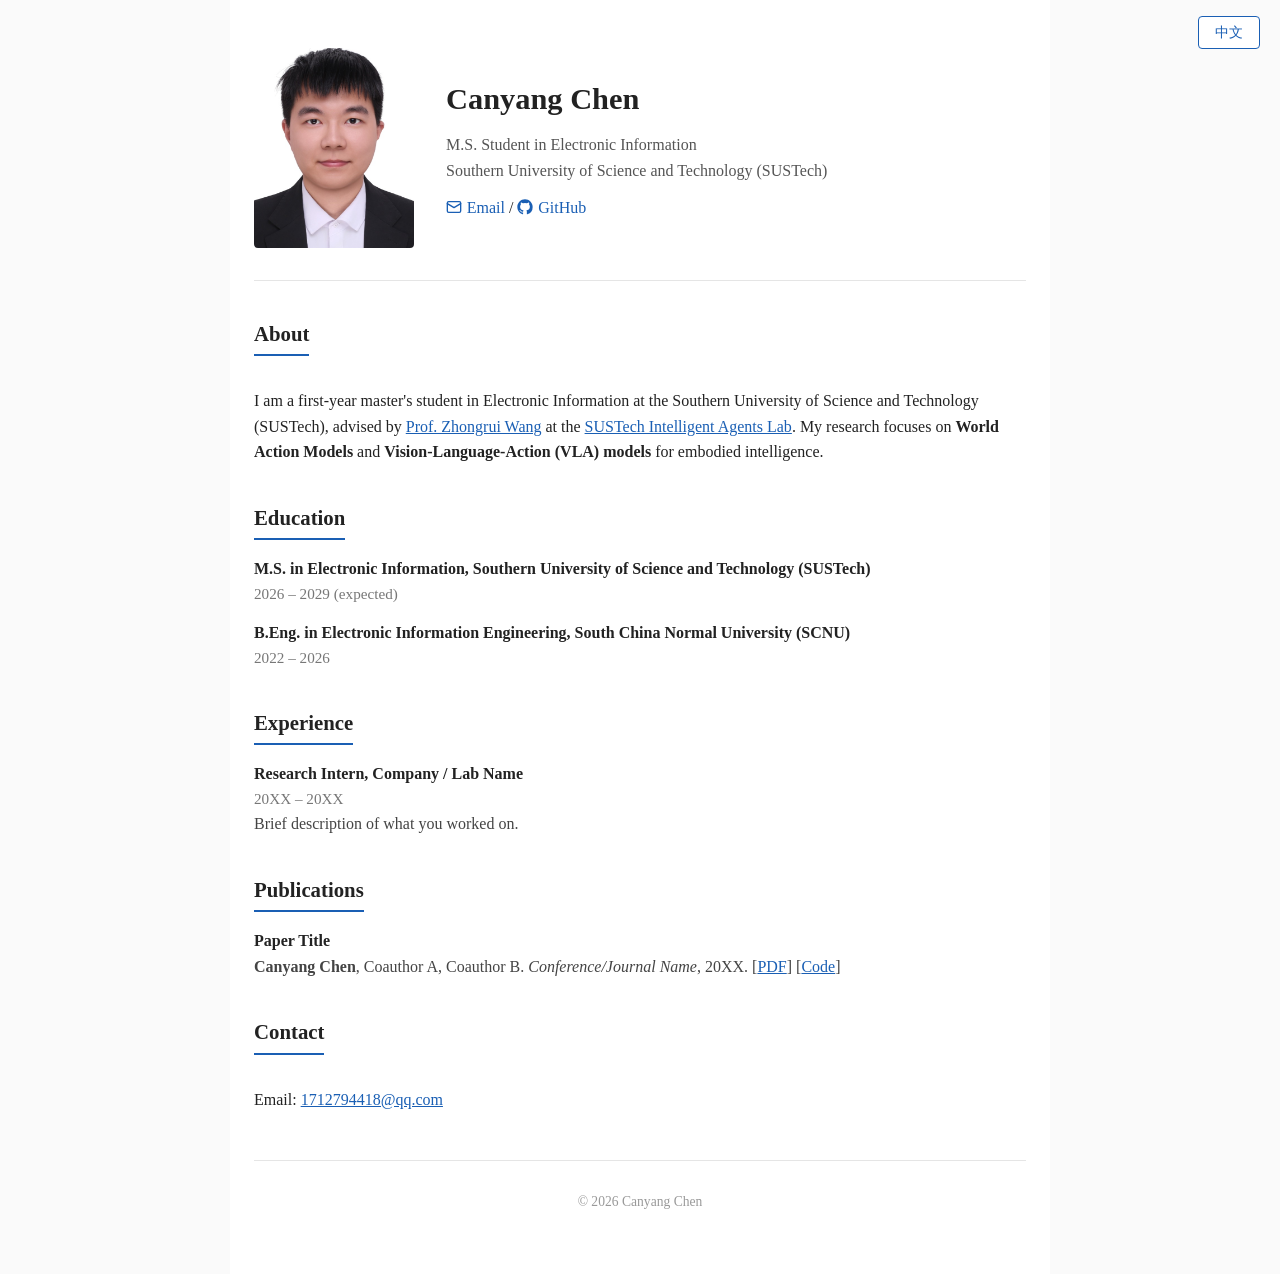
<file: index.html>
<!DOCTYPE html>
<html lang="en">
<head>
  <meta charset="UTF-8">
  <meta name="viewport" content="width=device-width, initial-scale=1.0">
  <title>Canyang Chen</title>
  <meta name="description" content="Personal academic website of Canyang Chen.">
  <link rel="stylesheet" href="style.css?v=3">
</head>
<body>
  <button id="lang-toggle" type="button" aria-label="Switch language">中文</button>

  <div class="container">
    <header>
      <img class="profile" src="assets/profile.jpg" alt="Canyang Chen">
      <div class="intro">
        <h1>
          <span class="lang-en">Canyang Chen</span><span class="lang-zh">陈灿阳</span>
        </h1>
        <p class="affiliation">
          <span class="lang-en">M.S. Student in Electronic Information<br>
          Southern University of Science and Technology (SUSTech)</span>
          <span class="lang-zh">电子信息专业 硕士研究生<br>
          南方科技大学</span>
        </p>
        <nav class="links">
          <a href="mailto:1712794418@qq.com"><svg class="icon" viewBox="0 0 24 24" fill="none" stroke="currentColor" stroke-width="2" stroke-linecap="round" stroke-linejoin="round" aria-hidden="true"><rect x="2" y="4" width="20" height="16" rx="2"/><path d="m22 7-10 6L2 7"/></svg>Email</a> /
          <a href="https://github.com/CCY-Dean" target="_blank" rel="noopener"><svg class="icon" viewBox="0 0 24 24" fill="currentColor" aria-hidden="true"><path d="M12 .5C5.65.5.5 5.65.5 12c0 5.08 3.29 9.39 7.86 10.91.58.11.79-.25.79-.55 0-.27-.01-1.17-.02-2.12-3.2.7-3.87-1.36-3.87-1.36-.52-1.33-1.28-1.68-1.28-1.68-1.04-.71.08-.7.08-.7 1.15.08 1.76 1.18 1.76 1.18 1.03 1.76 2.69 1.25 3.35.96.1-.75.4-1.25.72-1.54-2.55-.29-5.23-1.28-5.23-5.68 0-1.26.45-2.28 1.18-3.09-.12-.29-.51-1.46.11-3.04 0 0 .96-.31 3.15 1.18a10.9 10.9 0 0 1 5.74 0c2.19-1.49 3.15-1.18 3.15-1.18.62 1.58.23 2.75.11 3.04.74.81 1.18 1.83 1.18 3.09 0 4.41-2.69 5.38-5.25 5.67.41.35.77 1.05.77 2.12 0 1.53-.01 2.76-.01 3.14 0 .3.2.67.8.55A11.51 11.51 0 0 0 23.5 12C23.5 5.65 18.35.5 12 .5z"/></svg>GitHub</a>
        </nav>
      </div>
    </header>

    <main>
      <section id="about">
        <h2><span class="lang-en">About</span><span class="lang-zh">关于我</span></h2>
        <p>
          <span class="lang-en">I am a first-year master's student in Electronic Information at the
          Southern University of Science and Technology (SUSTech), advised by
          <a href="https://web.ial-cvmi.com/" target="_blank" rel="noopener">Prof. Zhongrui Wang</a>
          at the <a href="https://web.ial-cvmi.com/" target="_blank" rel="noopener">SUSTech Intelligent Agents Lab</a>.
          My research focuses on
          <strong>World Action Models</strong> and <strong>Vision-Language-Action (VLA) models</strong>
          for embodied intelligence.</span>
          <span class="lang-zh">我是南方科技大学电子信息专业的一年级硕士生，师从
          <a href="https://web.ial-cvmi.com/" target="_blank" rel="noopener">Zhongrui Wang 教授</a>，
          所在课题组为<a href="https://web.ial-cvmi.com/" target="_blank" rel="noopener">南科大智能体实验室（SUSTech Intelligent Agents Lab）</a>。
          研究方向为面向具身智能的<strong>世界动作模型（World Action Model）</strong>和
          <strong>视觉-语言-动作模型（VLA）</strong>。</span>
        </p>
      </section>

      <section id="education">
        <h2><span class="lang-en">Education</span><span class="lang-zh">教育经历</span></h2>
        <ul class="item-list">
          <li>
            <span class="item-title">
              <span class="lang-en">M.S. in Electronic Information, Southern University of Science and Technology (SUSTech)</span>
              <span class="lang-zh">南方科技大学，电子信息专业，硕士</span>
            </span>
            <span class="item-date">
              <span class="lang-en">2026 – 2029 (expected)</span>
              <span class="lang-zh">2026 – 2029（预计）</span>
            </span>
          </li>
          <li>
            <span class="item-title">
              <span class="lang-en">B.Eng. in Electronic Information Engineering, South China Normal University (SCNU)</span>
              <span class="lang-zh">华南师范大学，电子信息工程专业，本科</span>
            </span>
            <span class="item-date">2022 – 2026</span>
          </li>
        </ul>
      </section>

      <section id="experience">
        <h2><span class="lang-en">Experience</span><span class="lang-zh">实习经历</span></h2>
        <ul class="item-list">
          <!-- TODO: add internships; duplicate this block for each position -->
          <li>
            <span class="item-title">
              <span class="lang-en">Research Intern, Company / Lab Name</span>
              <span class="lang-zh">公司 / 实验室名称，研究实习生</span>
            </span>
            <span class="item-date">20XX – 20XX</span>
            <span class="item-desc">
              <span class="lang-en">Brief description of what you worked on.</span>
              <span class="lang-zh">简要描述实习期间的工作内容。</span>
            </span>
          </li>
        </ul>
      </section>

      <section id="publications">
        <h2><span class="lang-en">Publications</span><span class="lang-zh">论文发表</span></h2>
        <ul class="item-list">
          <!-- TODO: add publications; duplicate this block for each paper -->
          <li>
            <span class="item-title">Paper Title</span>
            <span class="item-desc"><strong>Canyang Chen</strong>, Coauthor A, Coauthor B.
            <em>Conference/Journal Name</em>, 20XX.
            [<a href="#">PDF</a>] [<a href="#">Code</a>]</span>
          </li>
        </ul>
      </section>

      <section id="contact">
        <h2><span class="lang-en">Contact</span><span class="lang-zh">联系方式</span></h2>
        <p>Email: <a href="mailto:1712794418@qq.com">1712794418@qq.com</a></p>
      </section>
    </main>

    <footer>
      <p>&copy; 2026 Canyang Chen</p>
    </footer>
  </div>

  <script>
    const btn = document.getElementById('lang-toggle');
    const apply = (lang) => {
      document.body.classList.toggle('zh', lang === 'zh');
      document.documentElement.lang = lang === 'zh' ? 'zh-CN' : 'en';
      btn.textContent = lang === 'zh' ? 'EN' : '中文';
    };
    btn.addEventListener('click', () => {
      apply(document.body.classList.contains('zh') ? 'en' : 'zh');
    });
    apply('en');
  </script>
</body>
</html>
</file>
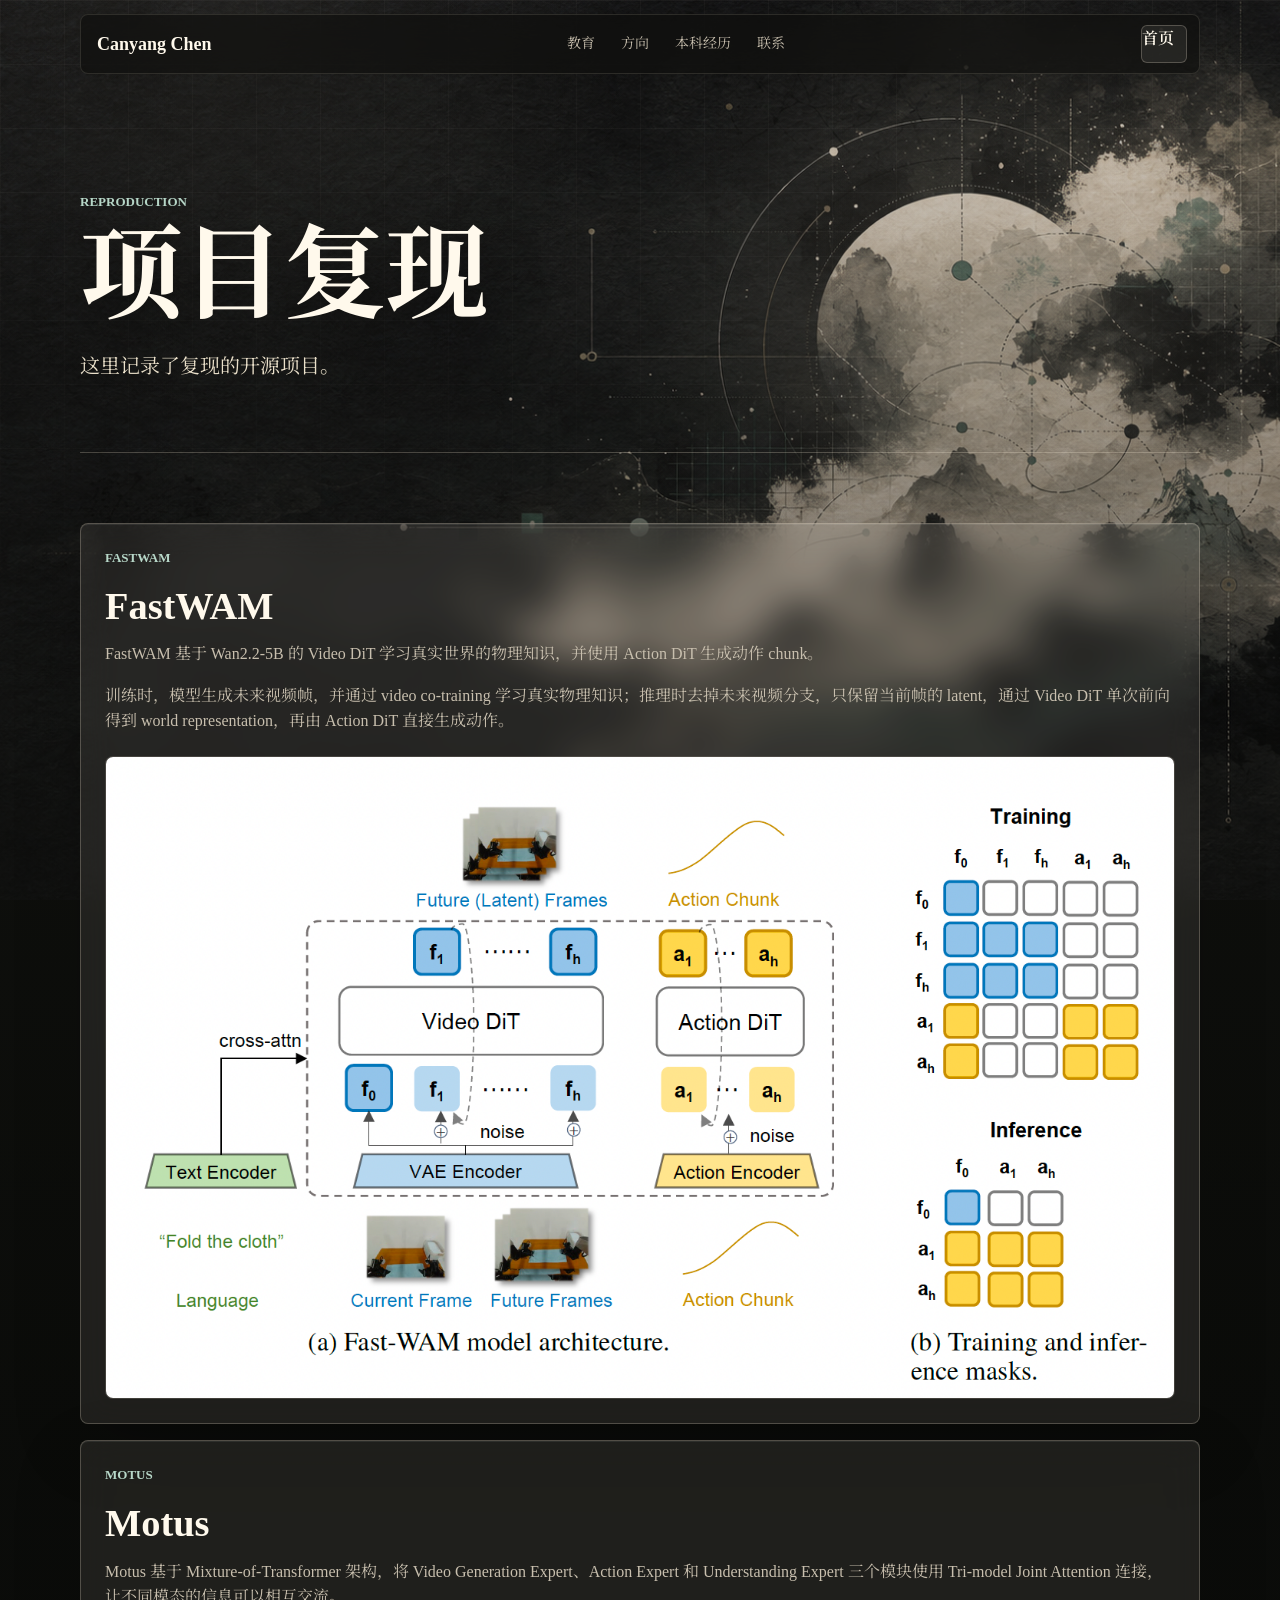
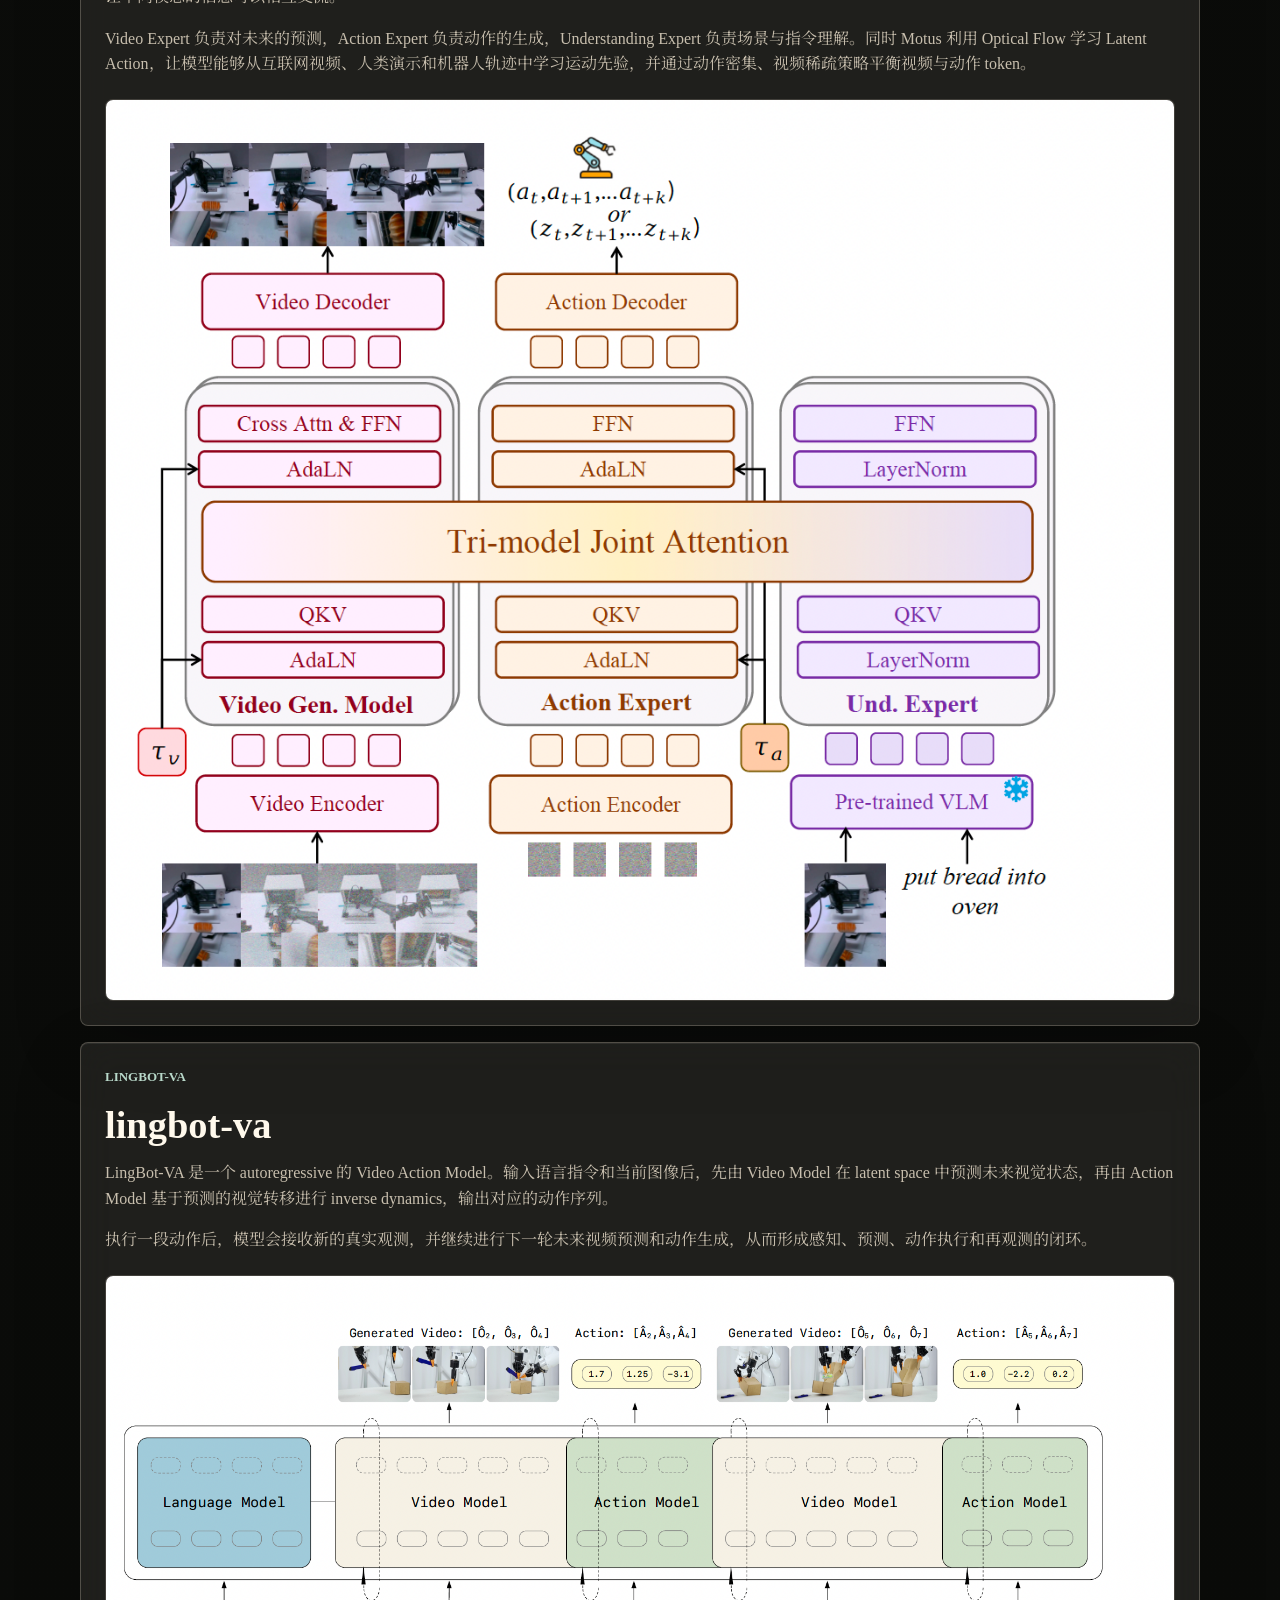
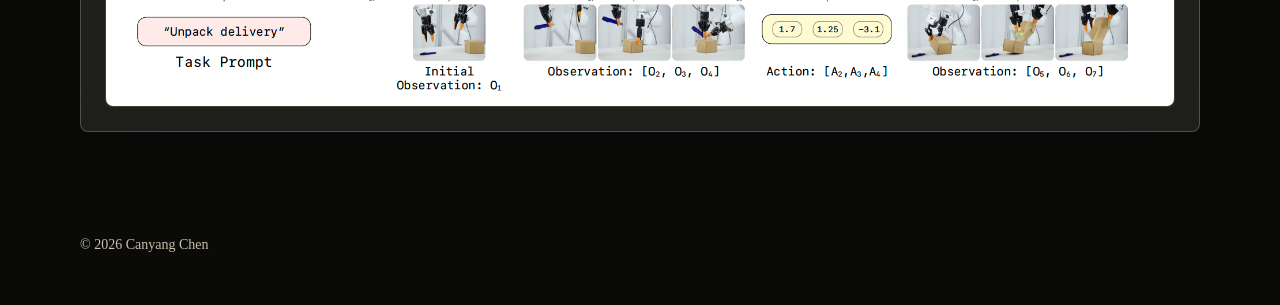
<file: projects.html>
<!doctype html>
<html lang="zh-CN">
  <head>
    <meta charset="UTF-8" />
    <meta name="viewport" content="width=device-width, initial-scale=1.0" />
    <meta
      name="description"
      content="陈灿阳的项目复现记录：FastWAM、Motus、lingbot-va。"
    />
    <title>项目复现 - Canyang Chen</title>
    <link rel="preconnect" href="https://fonts.googleapis.com" />
    <link rel="preconnect" href="https://fonts.gstatic.com" crossorigin />
    <link
      href="https://fonts.googleapis.com/css2?family=Noto+Serif+SC:wght@400;500;600;700&display=swap"
      rel="stylesheet"
    />
    <link rel="stylesheet" href="styles.css?v=compact-20260616" />
  </head>
  <body>
    <header class="site-header" aria-label="Primary navigation">
      <a class="brand" href="index.html">Canyang Chen</a>
      <nav class="nav-links" aria-label="Section navigation">
        <a href="index.html#education">教育</a>
        <a href="index.html#research">方向</a>
        <a href="undergraduate.html">本科经历</a>
        <a href="index.html#contact">联系</a>
      </nav>
      <a class="lang-toggle" href="index.html">首页</a>
    </header>

    <main class="page-main">
      <section class="subpage-hero">
        <p class="section-kicker">Reproduction</p>
        <h1>项目复现</h1>
        <p>
          这里记录了复现的开源项目。
        </p>
      </section>

      <section class="section page-section">
        <div class="project-grid">
          <article class="project-card">
            <p class="year">FastWAM</p>
            <h2>FastWAM</h2>
            <p>
              FastWAM 基于 Wan2.2-5B 的 Video DiT 学习真实世界的物理知识，并使用 Action DiT 生成动作 chunk。
            </p>
            <p>
              训练时，模型生成未来视频帧，并通过 video co-training 学习真实物理知识；推理时去掉未来视频分支，只保留当前帧的 latent，通过 Video DiT 单次前向得到 world representation，再由 Action DiT 直接生成动作。
            </p>
            <figure class="project-figure">
              <img src="assets/images/FastWAM.png" alt="FastWAM architecture diagram" />
            </figure>
          </article>

          <article class="project-card">
            <p class="year">Motus</p>
            <h2>Motus</h2>
            <p>
              Motus 基于 Mixture-of-Transformer 架构，将 Video Generation Expert、Action Expert 和 Understanding Expert 三个模块使用 Tri-model Joint Attention 连接，让不同模态的信息可以相互交流。
            </p>
            <p>
              Video Expert 负责对未来的预测，Action Expert 负责动作的生成，Understanding Expert 负责场景与指令理解。同时 Motus 利用 Optical Flow 学习 Latent Action，让模型能够从互联网视频、人类演示和机器人轨迹中学习运动先验，并通过动作密集、视频稀疏策略平衡视频与动作 token。
            </p>
            <figure class="project-figure">
              <img src="assets/images/Motus.png" alt="Motus architecture diagram" />
            </figure>
          </article>

          <article class="project-card">
            <p class="year">lingbot-va</p>
            <h2>lingbot-va</h2>
            <p>
              LingBot-VA 是一个 autoregressive 的 Video Action Model。输入语言指令和当前图像后，先由 Video Model 在 latent space 中预测未来视觉状态，再由 Action Model 基于预测的视觉转移进行 inverse dynamics，输出对应的动作序列。
            </p>
            <p>
              执行一段动作后，模型会接收新的真实观测，并继续进行下一轮未来视频预测和动作生成，从而形成感知、预测、动作执行和再观测的闭环。
            </p>
            <figure class="project-figure">
              <img src="assets/images/lingbot-va.png" alt="LingBot-VA architecture diagram" />
            </figure>
          </article>
        </div>
      </section>
    </main>

    <footer class="site-footer">
      <span>© 2026 Canyang Chen</span>
    </footer>
  </body>
</html>
</file>
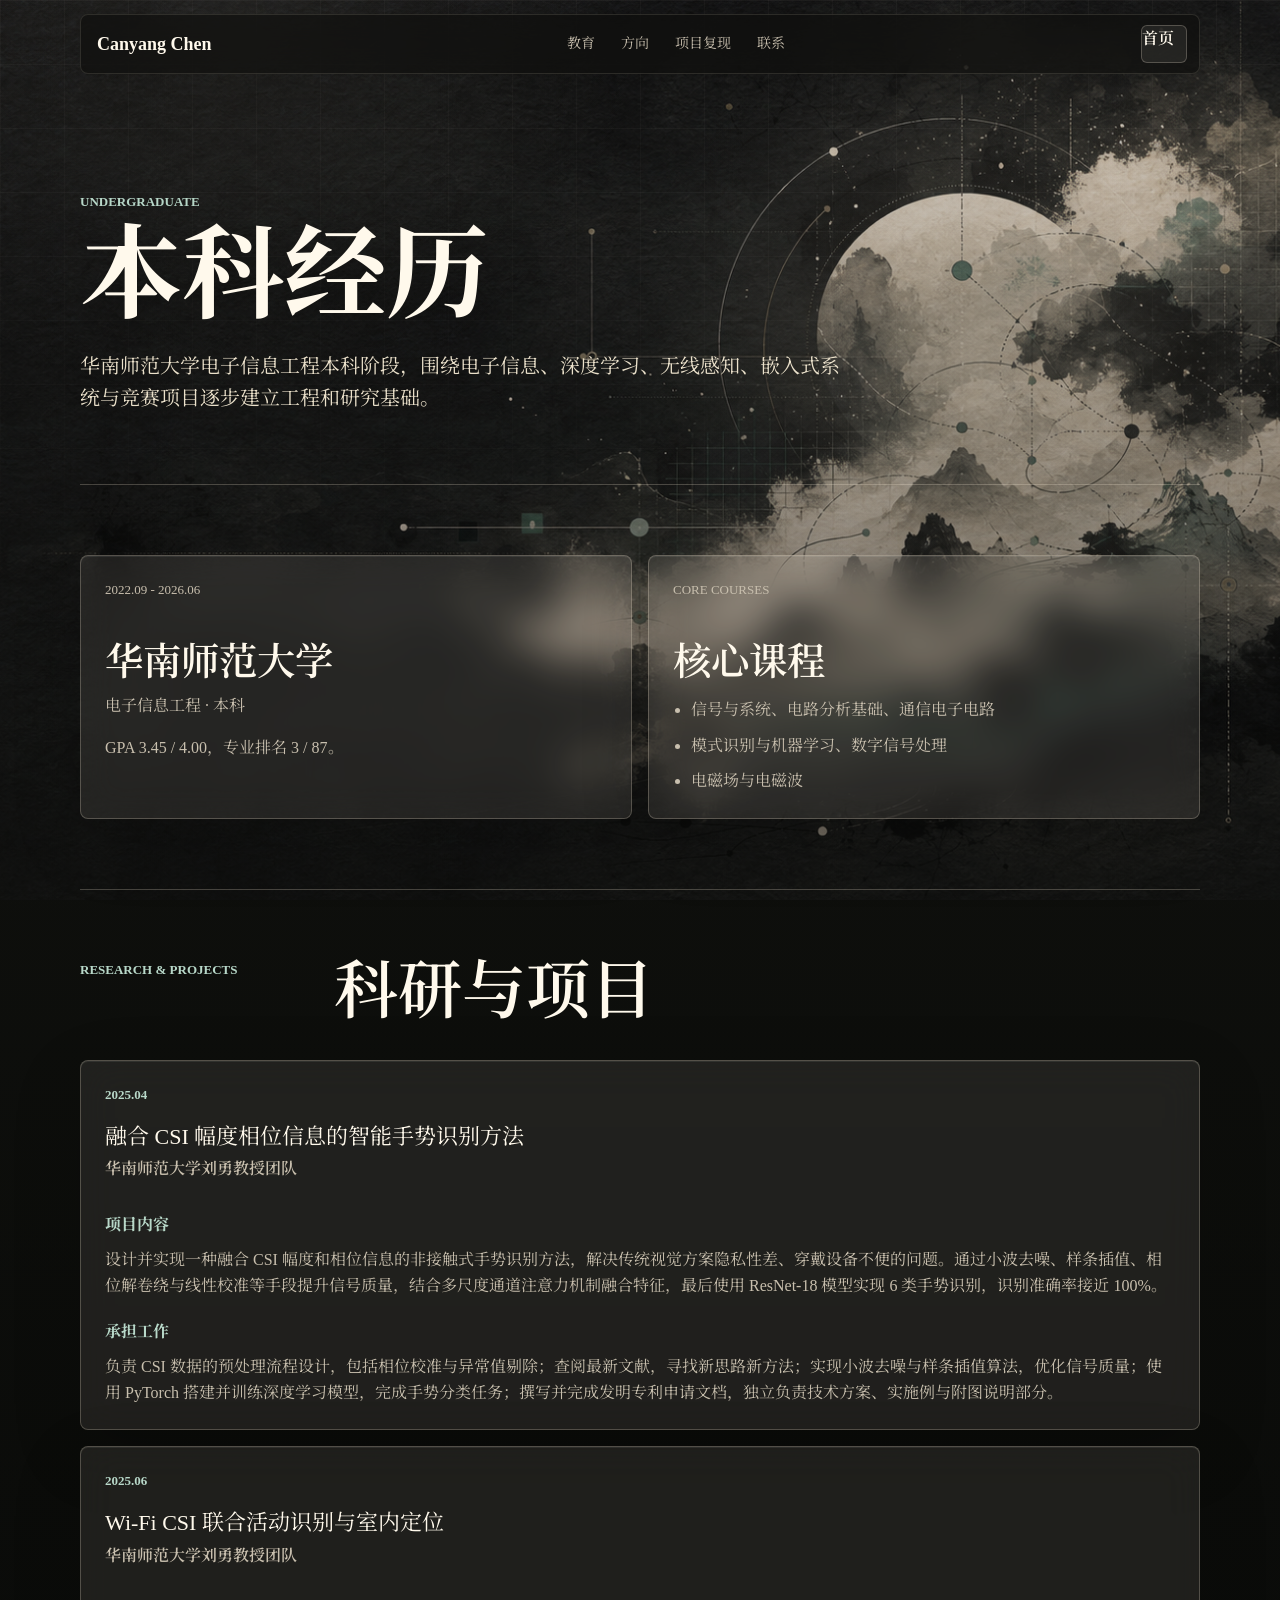
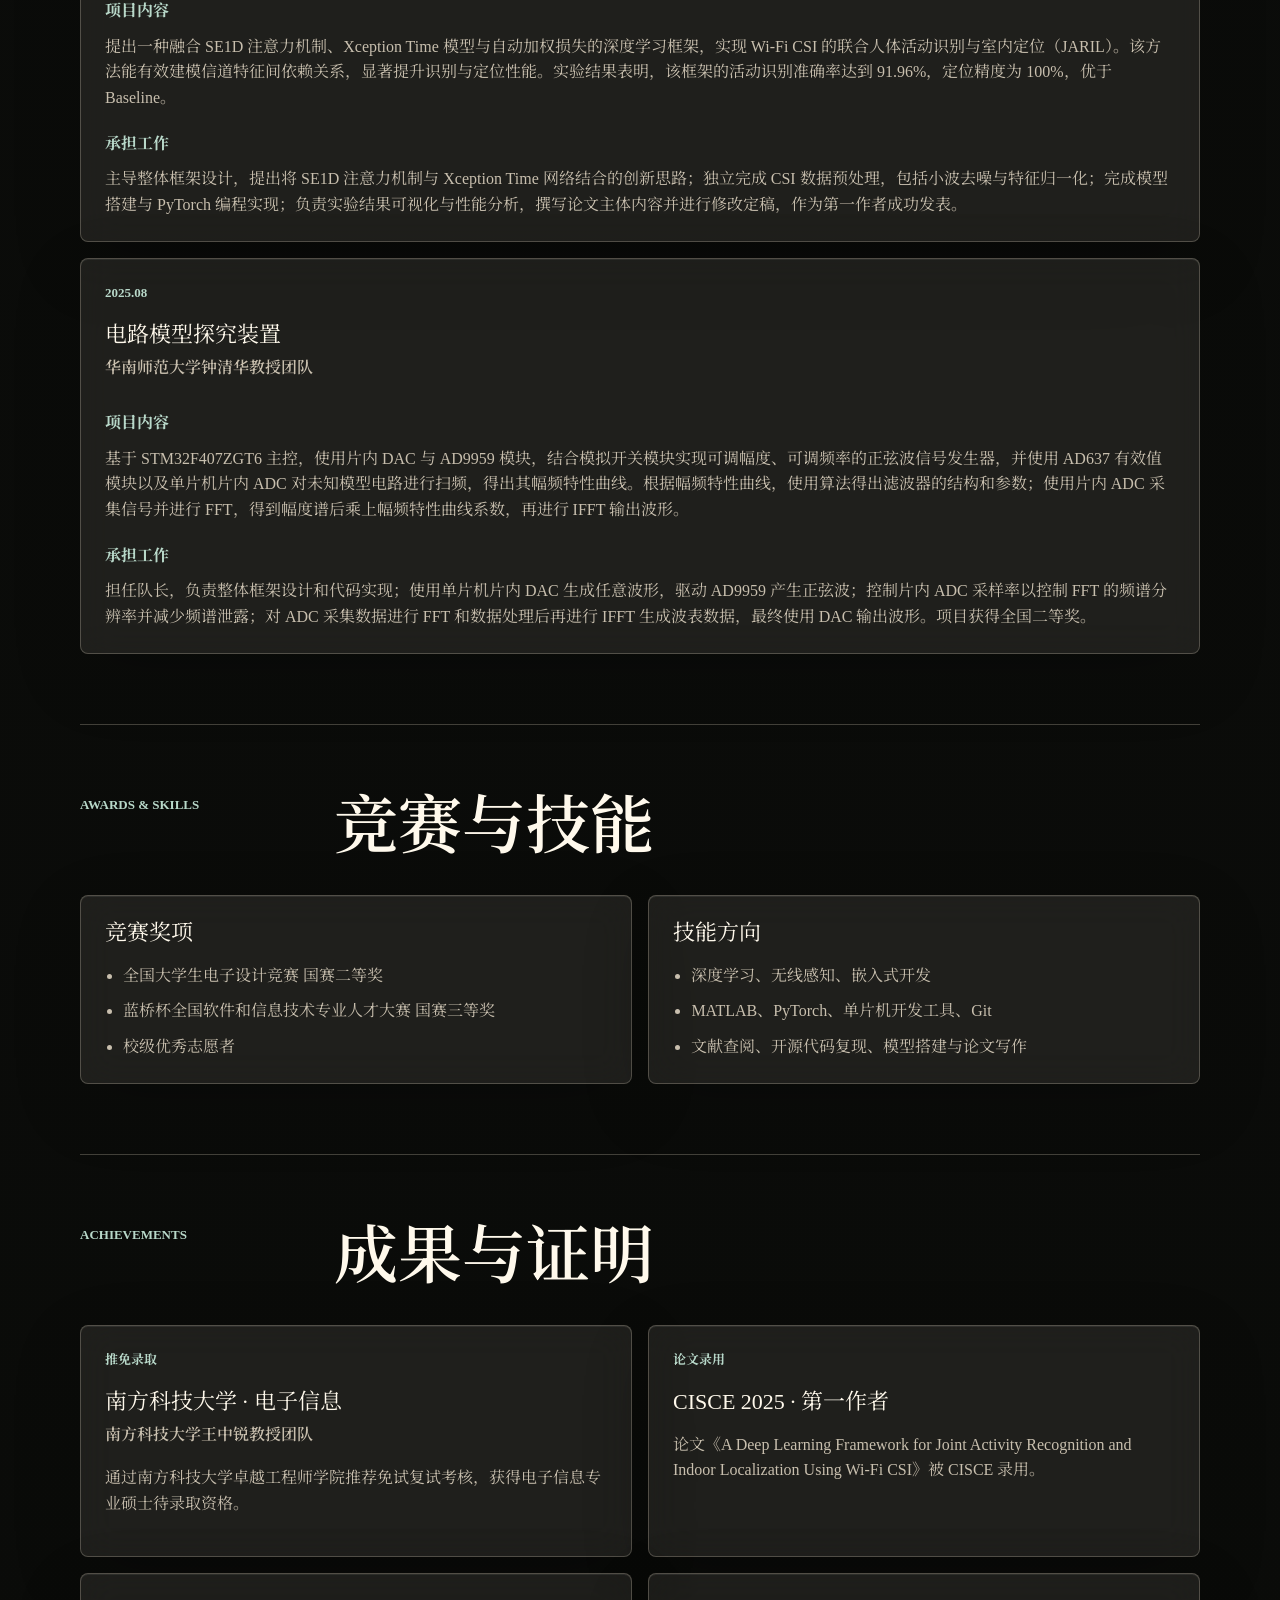
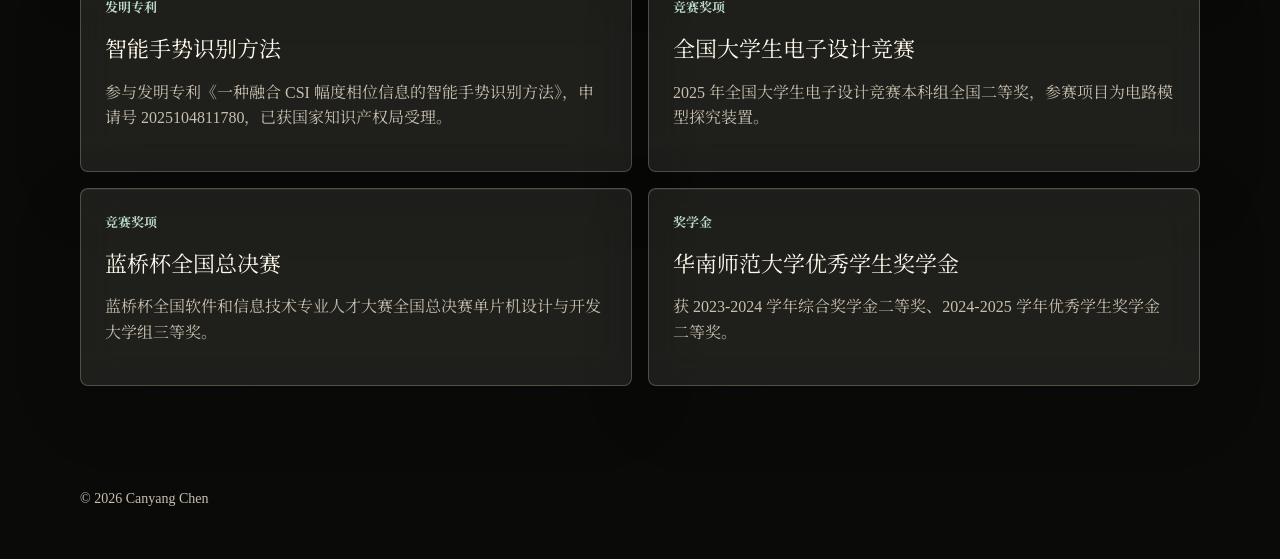
<file: undergraduate.html>
<!doctype html>
<html lang="zh-CN">
  <head>
    <meta charset="UTF-8" />
    <meta name="viewport" content="width=device-width, initial-scale=1.0" />
    <meta
      name="description"
      content="陈灿阳的本科经历：华南师范大学电子信息工程，课程、科研项目、竞赛与技能。"
    />
    <title>本科经历 - Canyang Chen</title>
    <link rel="preconnect" href="https://fonts.googleapis.com" />
    <link rel="preconnect" href="https://fonts.gstatic.com" crossorigin />
    <link
      href="https://fonts.googleapis.com/css2?family=Noto+Serif+SC:wght@400;500;600;700&display=swap"
      rel="stylesheet"
    />
    <link rel="stylesheet" href="styles.css?v=compact-20260616" />
  </head>
  <body>
    <header class="site-header" aria-label="Primary navigation">
      <a class="brand" href="index.html">Canyang Chen</a>
      <nav class="nav-links" aria-label="Section navigation">
        <a href="index.html#education">教育</a>
        <a href="index.html#research">方向</a>
        <a href="projects.html">项目复现</a>
        <a href="index.html#contact">联系</a>
      </nav>
      <a class="lang-toggle" href="index.html">首页</a>
    </header>

    <main class="page-main">
      <section class="subpage-hero">
        <p class="section-kicker">Undergraduate</p>
        <h1>本科经历</h1>
        <p>
          华南师范大学电子信息工程本科阶段，围绕电子信息、深度学习、无线感知、嵌入式系统与竞赛项目逐步建立工程和研究基础。
        </p>
      </section>

      <section class="section page-section">
        <div class="detail-grid">
          <article class="detail-card">
            <p class="year">2022.09 - 2026.06</p>
            <h2>华南师范大学</h2>
            <p class="degree">电子信息工程 · 本科</p>
            <p>GPA 3.45 / 4.00，专业排名 3 / 87。</p>
          </article>
          <article class="detail-card">
            <p class="year">Core Courses</p>
            <h2>核心课程</h2>
            <ul class="clean-list">
              <li>信号与系统、电路分析基础、通信电子电路</li>
              <li>模式识别与机器学习、数字信号处理</li>
              <li>电磁场与电磁波</li>
            </ul>
          </article>
        </div>
      </section>

      <section class="section page-section">
        <div class="section-heading">
          <p class="section-kicker">Research & Projects</p>
          <h2>科研与项目</h2>
        </div>
        <div class="timeline">
          <article>
            <span>2025.04</span>
            <h3>融合 CSI 幅度相位信息的智能手势识别方法</h3>
            <p class="project-team">华南师范大学刘勇教授团队</p>
            <div class="experience-block">
              <h4>项目内容</h4>
              <p>
                设计并实现一种融合 CSI 幅度和相位信息的非接触式手势识别方法，解决传统视觉方案隐私性差、穿戴设备不便的问题。通过小波去噪、样条插值、相位解卷绕与线性校准等手段提升信号质量，结合多尺度通道注意力机制融合特征，最后使用 ResNet-18 模型实现 6 类手势识别，识别准确率接近 100%。
              </p>
              <h4>承担工作</h4>
              <p>
                负责 CSI 数据的预处理流程设计，包括相位校准与异常值剔除；查阅最新文献，寻找新思路新方法；实现小波去噪与样条插值算法，优化信号质量；使用 PyTorch 搭建并训练深度学习模型，完成手势分类任务；撰写并完成发明专利申请文档，独立负责技术方案、实施例与附图说明部分。
              </p>
            </div>
          </article>
          <article>
            <span>2025.06</span>
            <h3>Wi-Fi CSI 联合活动识别与室内定位</h3>
            <p class="project-team">华南师范大学刘勇教授团队</p>
            <div class="experience-block">
              <h4>项目内容</h4>
              <p>
                提出一种融合 SE1D 注意力机制、Xception Time 模型与自动加权损失的深度学习框架，实现 Wi-Fi CSI 的联合人体活动识别与室内定位（JARIL）。该方法能有效建模信道特征间依赖关系，显著提升识别与定位性能。实验结果表明，该框架的活动识别准确率达到 91.96%，定位精度为 100%，优于 Baseline。
              </p>
              <h4>承担工作</h4>
              <p>
                主导整体框架设计，提出将 SE1D 注意力机制与 Xception Time 网络结合的创新思路；独立完成 CSI 数据预处理，包括小波去噪与特征归一化；完成模型搭建与 PyTorch 编程实现；负责实验结果可视化与性能分析，撰写论文主体内容并进行修改定稿，作为第一作者成功发表。
              </p>
            </div>
          </article>
          <article>
            <span>2025.08</span>
            <h3>电路模型探究装置</h3>
            <p class="project-team">华南师范大学钟清华教授团队</p>
            <div class="experience-block">
              <h4>项目内容</h4>
              <p>
                基于 STM32F407ZGT6 主控，使用片内 DAC 与 AD9959 模块，结合模拟开关模块实现可调幅度、可调频率的正弦波信号发生器，并使用 AD637 有效值模块以及单片机片内 ADC 对未知模型电路进行扫频，得出其幅频特性曲线。根据幅频特性曲线，使用算法得出滤波器的结构和参数；使用片内 ADC 采集信号并进行 FFT，得到幅度谱后乘上幅频特性曲线系数，再进行 IFFT 输出波形。
              </p>
              <h4>承担工作</h4>
              <p>
                担任队长，负责整体框架设计和代码实现；使用单片机片内 DAC 生成任意波形，驱动 AD9959 产生正弦波；控制片内 ADC 采样率以控制 FFT 的频谱分辨率并减少频谱泄露；对 ADC 采集数据进行 FFT 和数据处理后再进行 IFFT 生成波表数据，最终使用 DAC 输出波形。项目获得全国二等奖。
              </p>
            </div>
          </article>
        </div>
      </section>

      <section class="section page-section">
        <div class="section-heading">
          <p class="section-kicker">Awards & Skills</p>
          <h2>竞赛与技能</h2>
        </div>
        <div class="detail-grid">
          <article class="detail-card">
            <h3>竞赛奖项</h3>
            <ul class="clean-list">
              <li>全国大学生电子设计竞赛 国赛二等奖</li>
              <li>蓝桥杯全国软件和信息技术专业人才大赛 国赛三等奖</li>
              <li>校级优秀志愿者</li>
            </ul>
          </article>
          <article class="detail-card">
            <h3>技能方向</h3>
            <ul class="clean-list">
              <li>深度学习、无线感知、嵌入式开发</li>
              <li>MATLAB、PyTorch、单片机开发工具、Git</li>
              <li>文献查阅、开源代码复现、模型搭建与论文写作</li>
            </ul>
          </article>
        </div>
      </section>

      <section class="section page-section">
        <div class="section-heading">
          <p class="section-kicker">Achievements</p>
          <h2>成果与证明</h2>
        </div>
        <div class="achievement-grid">
          <article class="achievement-card">
            <span>推免录取</span>
            <h3>南方科技大学 · 电子信息</h3>
            <p class="project-team">南方科技大学王中锐教授团队</p>
            <p>
              通过南方科技大学卓越工程师学院推荐免试复试考核，获得电子信息专业硕士待录取资格。
            </p>
          </article>
          <article class="achievement-card">
            <span>论文录用</span>
            <h3>CISCE 2025 · 第一作者</h3>
            <p>
              论文《A Deep Learning Framework for Joint Activity Recognition and Indoor Localization Using Wi-Fi CSI》被 CISCE 录用。
            </p>
          </article>
          <article class="achievement-card">
            <span>发明专利</span>
            <h3>智能手势识别方法</h3>
            <p>
              参与发明专利《一种融合 CSI 幅度相位信息的智能手势识别方法》，申请号 2025104811780，已获国家知识产权局受理。
            </p>
          </article>
          <article class="achievement-card">
            <span>竞赛奖项</span>
            <h3>全国大学生电子设计竞赛</h3>
            <p>
              2025 年全国大学生电子设计竞赛本科组全国二等奖，参赛项目为电路模型探究装置。
            </p>
          </article>
          <article class="achievement-card">
            <span>竞赛奖项</span>
            <h3>蓝桥杯全国总决赛</h3>
            <p>
              蓝桥杯全国软件和信息技术专业人才大赛全国总决赛单片机设计与开发大学组三等奖。
            </p>
          </article>
          <article class="achievement-card">
            <span>奖学金</span>
            <h3>华南师范大学优秀学生奖学金</h3>
            <p>
              获 2023-2024 学年综合奖学金二等奖、2024-2025 学年优秀学生奖学金二等奖。
            </p>
          </article>
        </div>
      </section>
    </main>

    <footer class="site-footer">
      <span>© 2026 Canyang Chen</span>
    </footer>
  </body>
</html>
</file>
<file: style.css>
* {
  box-sizing: border-box;
}

body {
  margin: 0;
  font-family: "Georgia", "Times New Roman", serif;
  line-height: 1.6;
  color: #222;
  background: #fafafa;
}

.container {
  max-width: 820px;
  margin: 0 auto;
  padding: 48px 24px;
  background: #fff;
  min-height: 100vh;
}

header {
  display: flex;
  align-items: center;
  gap: 32px;
  padding-bottom: 32px;
  border-bottom: 1px solid #e5e5e5;
}

.profile {
  width: 160px;
  height: 200px;
  object-fit: cover;
  border-radius: 4px;
  flex-shrink: 0;
}

.intro h1 {
  margin: 0 0 8px;
  font-size: 1.9rem;
}

.affiliation {
  margin: 0 0 12px;
  color: #555;
}

.links a {
  color: #1a5fb4;
  text-decoration: none;
}

.links a:hover {
  text-decoration: underline;
}

.icon {
  width: 1em;
  height: 1em;
  vertical-align: -0.12em;
  margin-right: 0.3em;
}

main section {
  margin-top: 36px;
}

h2 {
  font-size: 1.3rem;
  border-bottom: 2px solid #1a5fb4;
  display: inline-block;
  padding-bottom: 4px;
  margin: 0 0 16px;
}

.item-list {
  list-style: none;
  padding: 0;
  margin: 0;
}

.item-list li {
  margin-bottom: 14px;
  display: flex;
  flex-direction: column;
}

.item-title {
  font-weight: bold;
}

.item-date {
  color: #777;
  font-size: 0.95rem;
}

.item-desc {
  color: #444;
}

.item-desc a,
section a {
  color: #1a5fb4;
}

footer {
  margin-top: 48px;
  padding-top: 16px;
  border-top: 1px solid #e5e5e5;
  color: #999;
  font-size: 0.85rem;
  text-align: center;
}

#lang-toggle {
  position: fixed;
  top: 16px;
  right: 20px;
  z-index: 10;
  padding: 6px 16px;
  font-family: inherit;
  font-size: 0.9rem;
  color: #1a5fb4;
  background: #fff;
  border: 1px solid #1a5fb4;
  border-radius: 4px;
  cursor: pointer;
}

#lang-toggle:hover {
  background: #1a5fb4;
  color: #fff;
}

.lang-zh {
  display: none;
}

body.zh .lang-en {
  display: none;
}

body.zh .lang-zh {
  display: inline;
}

@media (max-width: 600px) {
  header {
    flex-direction: column;
    text-align: center;
  }
}
</file>
<file: styles.css>
:root {
  color-scheme: dark;
  --paper: #151612;
  --paper-deep: #0a0b09;
  --ink: #fff9ec;
  --muted: #c8bfae;
  --line: rgba(244, 235, 214, 0.24);
  --panel: rgba(247, 241, 225, 0.085);
  --teal: #b8d8c9;
  --teal-soft: rgba(184, 216, 201, 0.12);
  --graphite: #ebe1cb;
  --shadow: rgba(0, 0, 0, 0.38);
  --max: 1120px;
  --serif-font: "Times New Roman", "Noto Serif SC", "Songti SC", "STSong", "SimSun", serif;
}

* {
  box-sizing: border-box;
}

html {
  scroll-behavior: smooth;
}

body {
  margin: 0;
  background:
    linear-gradient(180deg, rgba(10, 11, 9, 0.08), rgba(10, 11, 9, 0.9) 42%, rgba(10, 11, 9, 0.96)),
    radial-gradient(circle at 78% 10%, rgba(235, 225, 198, 0.2), transparent 24rem),
    radial-gradient(circle at 18% 0%, rgba(235, 225, 198, 0.08), transparent 26rem),
    url("assets/world-model-hero.png"),
    linear-gradient(180deg, var(--paper), var(--paper-deep));
  background-attachment: scroll, scroll, scroll, fixed, scroll;
  background-position: center top, center top, center top, center top, center top;
  background-repeat: no-repeat;
  background-size: cover, cover, cover, cover, cover;
  color: var(--ink);
  font-family: var(--serif-font);
  line-height: 1.6;
}

body::before {
  position: fixed;
  inset: 0;
  z-index: -1;
  pointer-events: none;
  content: "";
  background-image:
    linear-gradient(rgba(255, 249, 236, 0.04) 1px, transparent 1px),
    linear-gradient(90deg, rgba(255, 249, 236, 0.032) 1px, transparent 1px);
  background-size: 64px 64px;
  mask-image: linear-gradient(180deg, #000, transparent 78%);
}

a {
  color: inherit;
  text-decoration: none;
}

.site-header {
  position: fixed;
  top: 14px;
  left: 50%;
  z-index: 10;
  display: flex;
  align-items: center;
  justify-content: space-between;
  gap: 24px;
  width: min(100% - 28px, var(--max));
  margin: 0;
  padding: 10px 12px 10px 16px;
  transform: translateX(-50%);
  background: rgba(13, 14, 12, 0.62);
  border: 1px solid rgba(244, 235, 214, 0.12);
  border-radius: 8px;
  box-shadow: 0 18px 60px rgba(0, 0, 0, 0.18);
  backdrop-filter: blur(18px) saturate(1.1);
}

.brand {
  font-family: var(--serif-font);
  font-size: 18px;
  font-weight: 700;
  letter-spacing: 0;
  white-space: nowrap;
}

.nav-links {
  display: flex;
  align-items: center;
  gap: 26px;
  color: var(--muted);
  font-size: 14px;
}

.nav-links a {
  transition: color 180ms ease;
}

.nav-links a:hover {
  color: var(--ink);
}

.lang-toggle,
.button {
  min-height: 40px;
  border: 1px solid var(--line);
  border-radius: 6px;
  font: inherit;
  font-weight: 600;
  cursor: pointer;
}

.lang-toggle {
  min-width: 46px;
  min-height: 38px;
  background: rgba(243, 239, 228, 0.08);
  color: var(--ink);
}

.hero {
  position: relative;
  display: flex;
  align-items: center;
  min-height: 42svh;
  overflow: hidden;
  padding: 104px max(20px, calc((100vw - var(--max)) / 2)) 78px;
}

.hero::before {
  position: absolute;
  inset: 0;
  content: "";
  background:
    linear-gradient(90deg, rgba(8, 9, 8, 0.86), rgba(8, 9, 8, 0.44) 42%, rgba(8, 9, 8, 0.08)),
    linear-gradient(180deg, rgba(8, 9, 8, 0.12), rgba(8, 9, 8, 0.82));
  z-index: 0;
}

.hero::after {
  position: absolute;
  right: 0;
  bottom: -1px;
  left: 0;
  z-index: 1;
  height: 120px;
  content: "";
  pointer-events: none;
  background: linear-gradient(180deg, rgba(10, 11, 9, 0), rgba(10, 11, 9, 0.72) 66%, rgba(10, 11, 9, 0.94));
}

.hero-copy {
  position: relative;
  z-index: 2;
  width: min(100%, var(--max));
}

.eyebrow,
.section-kicker {
  margin: 0 0 14px;
  color: var(--teal);
  font-size: 13px;
  font-weight: 700;
  letter-spacing: 0;
  text-transform: uppercase;
}

h1,
h2,
h3,
p {
  overflow-wrap: anywhere;
}

h1 {
  margin: 0;
  font-family: var(--serif-font);
  font-size: clamp(46px, 7vw, 92px);
  font-weight: 700;
  line-height: 0.95;
  letter-spacing: 0;
  text-shadow: 0 18px 60px rgba(0, 0, 0, 0.45);
}

.hero-text {
  max-width: 620px;
  margin: 28px 0 0;
  color: var(--graphite);
  font-size: 18px;
}

.hero-actions {
  display: flex;
  flex-wrap: wrap;
  gap: 12px;
  margin-top: 34px;
}

.button {
  display: inline-flex;
  align-items: center;
  justify-content: center;
  padding: 0 18px;
}

.button.primary {
  background: var(--ink);
  color: #10110f;
  border-color: var(--ink);
}

.button.secondary {
  background: rgba(243, 239, 228, 0.04);
  color: var(--ink);
}

.hero-visual {
  position: absolute;
  inset: 0;
  z-index: 0;
  margin: 0;
  pointer-events: none;
}

.hero-visual img {
  display: block;
  width: 100%;
  height: 100%;
  object-fit: cover;
  object-position: center;
  filter: brightness(1.2) contrast(1.08) saturate(1.04);
}

.section {
  width: min(100% - 40px, var(--max));
  margin: 0 auto;
  padding: 84px 0;
  border-top: 1px solid var(--line);
}

.hero + .section {
  margin-top: -28px;
  border-top: 0;
}

.section-heading {
  display: grid;
  grid-template-columns: 220px minmax(0, 1fr);
  gap: 34px;
  align-items: start;
  margin-bottom: 36px;
}

h2 {
  margin: 0;
  font-family: var(--serif-font);
  max-width: 780px;
  font-size: clamp(38px, 5vw, 66px);
  font-weight: 600;
  line-height: 1;
  letter-spacing: 0;
}

.education-grid {
  display: grid;
  grid-template-columns: repeat(2, minmax(0, 1fr));
  gap: 16px;
}

.contact-text {
  margin: 0;
}

.education-card,
.research-list article,
.empty-state,
.publication-card {
  background: var(--panel);
  border: 1px solid var(--line);
  border-radius: 8px;
  backdrop-filter: blur(18px);
  box-shadow:
    inset 0 1px 0 rgba(255, 255, 255, 0.07),
    0 22px 70px rgba(0, 0, 0, 0.18);
}

.education-card {
  min-height: 190px;
  padding: 24px;
}

.year {
  margin: 0 0 42px;
  color: var(--muted);
  font-size: 13px;
  font-weight: 400;
  text-transform: uppercase;
}

.degree {
  margin: 0;
  color: var(--teal);
  font-weight: 400;
}

.period {
  margin: 10px 0 4px;
  color: var(--muted);
  font-size: 15px;
}

.inline-link {
  display: inline-flex;
  align-items: center;
  gap: 10px;
  justify-content: center;
  width: fit-content;
  min-height: 42px;
  margin-top: 22px;
  padding: 0 14px 0 16px;
  border: 1px solid var(--line);
  border-radius: 6px;
  background: rgba(243, 239, 228, 0.06);
  color: var(--ink);
  font-weight: 600;
}

.inline-link::after {
  content: ">";
  color: var(--teal);
  font-weight: 700;
}

.inline-link small {
  color: var(--muted);
  font-size: 12px;
  font-weight: 400;
}

.project-entry-link {
  flex-wrap: wrap;
  justify-content: flex-start;
  max-width: 100%;
  padding-top: 8px;
  padding-bottom: 8px;
  line-height: 1.35;
}

.research-list {
  display: grid;
  grid-template-columns: repeat(2, minmax(0, 1fr));
  gap: 16px;
}

.research-list article {
  min-height: 170px;
  padding: 22px;
}

.research-list span {
  display: inline-flex;
  align-items: center;
  justify-content: center;
  width: 36px;
  height: 36px;
  margin-bottom: 34px;
  border-radius: 50%;
  background: var(--teal-soft);
  color: var(--teal);
  font-size: 13px;
  font-weight: 700;
}

h3 {
  margin: 0 0 10px;
  font-size: 22px;
  line-height: 1.2;
  font-weight: 400;
}

.empty-state p,
.contact-text {
  color: var(--muted);
}

.empty-state p {
  margin: 0;
}

.empty-state {
  max-width: 720px;
  padding: 26px;
  border-style: dashed;
}

.empty-state .inline-link {
  margin-top: 18px;
}

.publication-list {
  display: grid;
  gap: 16px;
}

.publication-card {
  padding: 26px;
}

.publication-card h3 {
  max-width: 980px;
  font-size: clamp(24px, 3vw, 38px);
}

.publication-card p {
  max-width: 980px;
  color: var(--muted);
}

.publication-actions {
  display: flex;
  flex-wrap: wrap;
  gap: 12px;
  margin-top: 24px;
}

.contact-text {
  max-width: 720px;
  font-size: 18px;
}

.contact-links {
  display: grid;
  grid-template-columns: repeat(2, minmax(0, 1fr));
  gap: 12px;
  margin-top: 0;
}

.contact-links a {
  display: grid;
  gap: 8px;
  min-height: 96px;
  padding: 18px;
  border: 1px solid var(--line);
  border-radius: 6px;
  background: rgba(243, 239, 228, 0.055);
  backdrop-filter: blur(18px);
}

.contact-links span {
  color: var(--muted);
  font-size: 13px;
  font-weight: 700;
}

.contact-links strong {
  color: var(--ink);
  font-size: clamp(16px, 2.4vw, 18px);
  font-weight: 700;
  overflow-wrap: anywhere;
}

.site-footer {
  width: min(100% - 40px, var(--max));
  margin: 0 auto;
  padding: 32px 0 48px;
  color: var(--muted);
  font-size: 14px;
}

.page-main {
  padding-top: 96px;
}

.subpage-hero {
  width: min(100% - 40px, var(--max));
  margin: 0 auto;
  padding: 96px 0 70px;
}

.subpage-hero h1 {
  max-width: 840px;
  font-size: clamp(54px, 8vw, 104px);
}

.subpage-hero p:last-child {
  max-width: 760px;
  margin: 26px 0 0;
  color: var(--graphite);
  font-size: 20px;
}

.page-section {
  padding: 70px 0;
}

.detail-grid,
.achievement-grid {
  display: grid;
  grid-template-columns: repeat(2, minmax(0, 1fr));
  gap: 16px;
}

.project-grid {
  display: grid;
  grid-template-columns: 1fr;
  gap: 16px;
}

.detail-card,
.project-card,
.achievement-card,
.timeline article {
  background: var(--panel);
  border: 1px solid var(--line);
  border-radius: 8px;
  backdrop-filter: blur(18px);
  box-shadow:
    inset 0 1px 0 rgba(255, 255, 255, 0.07),
    0 22px 70px rgba(0, 0, 0, 0.16);
}

.detail-card,
.project-card,
.achievement-card {
  padding: 24px;
}

.detail-card h2,
.project-card h2 {
  margin: 0 0 12px;
  font-size: clamp(28px, 3vw, 42px);
}

.detail-card p,
.project-card p,
.achievement-card p,
.timeline p {
  color: var(--muted);
}

.clean-list {
  display: grid;
  gap: 10px;
  margin: 16px 0 0;
  padding-left: 1.15rem;
  color: var(--muted);
}

.project-figure {
  margin: 22px 0 0;
  overflow: hidden;
  border: 1px solid rgba(244, 235, 214, 0.2);
  border-radius: 8px;
  background: rgba(10, 11, 9, 0.36);
}

.project-figure img {
  display: block;
  width: 100%;
  height: auto;
}

.timeline {
  display: grid;
  gap: 16px;
}

.timeline article {
  padding: 24px;
}

.timeline span,
.project-card .year,
.achievement-card span {
  display: block;
  margin-bottom: 18px;
  color: var(--teal);
  font-size: 13px;
  font-weight: 700;
  text-transform: uppercase;
}

.timeline h3,
.project-card h2,
.achievement-card h3 {
  color: var(--ink);
}

.project-team {
  margin: -4px 0 18px;
  color: var(--teal);
  font-weight: 600;
}

.experience-block {
  display: grid;
  gap: 10px;
  margin-top: 20px;
}

.experience-block h4 {
  margin: 10px 0 0;
  color: var(--teal);
  font-size: 16px;
}

.experience-block p {
  margin: 0;
  max-width: 1160px;
}

@media (max-width: 860px) {
  .site-header {
    width: min(100% - 28px, var(--max));
    gap: 14px;
  }

  .nav-links {
    display: none;
  }

  .section,
  .site-footer {
    width: min(100% - 28px, var(--max));
  }

  .hero {
    min-height: 34svh;
    padding: 98px 14px 38px;
  }

  .section-heading,
  .education-grid,
  .research-list,
  .contact-links,
  .detail-grid,
  .project-grid,
  .achievement-grid {
    grid-template-columns: 1fr;
  }

  .section {
    padding: 60px 0;
  }

  .subpage-hero {
    width: min(100% - 28px, var(--max));
    padding: 70px 0 48px;
  }

  .education-grid {
    gap: 14px;
  }
}

@media (max-width: 520px) {
  h1 {
    font-size: 44px;
  }

  .hero-text {
    font-size: 16px;
  }

  .button {
    width: 100%;
  }
}
</file>
